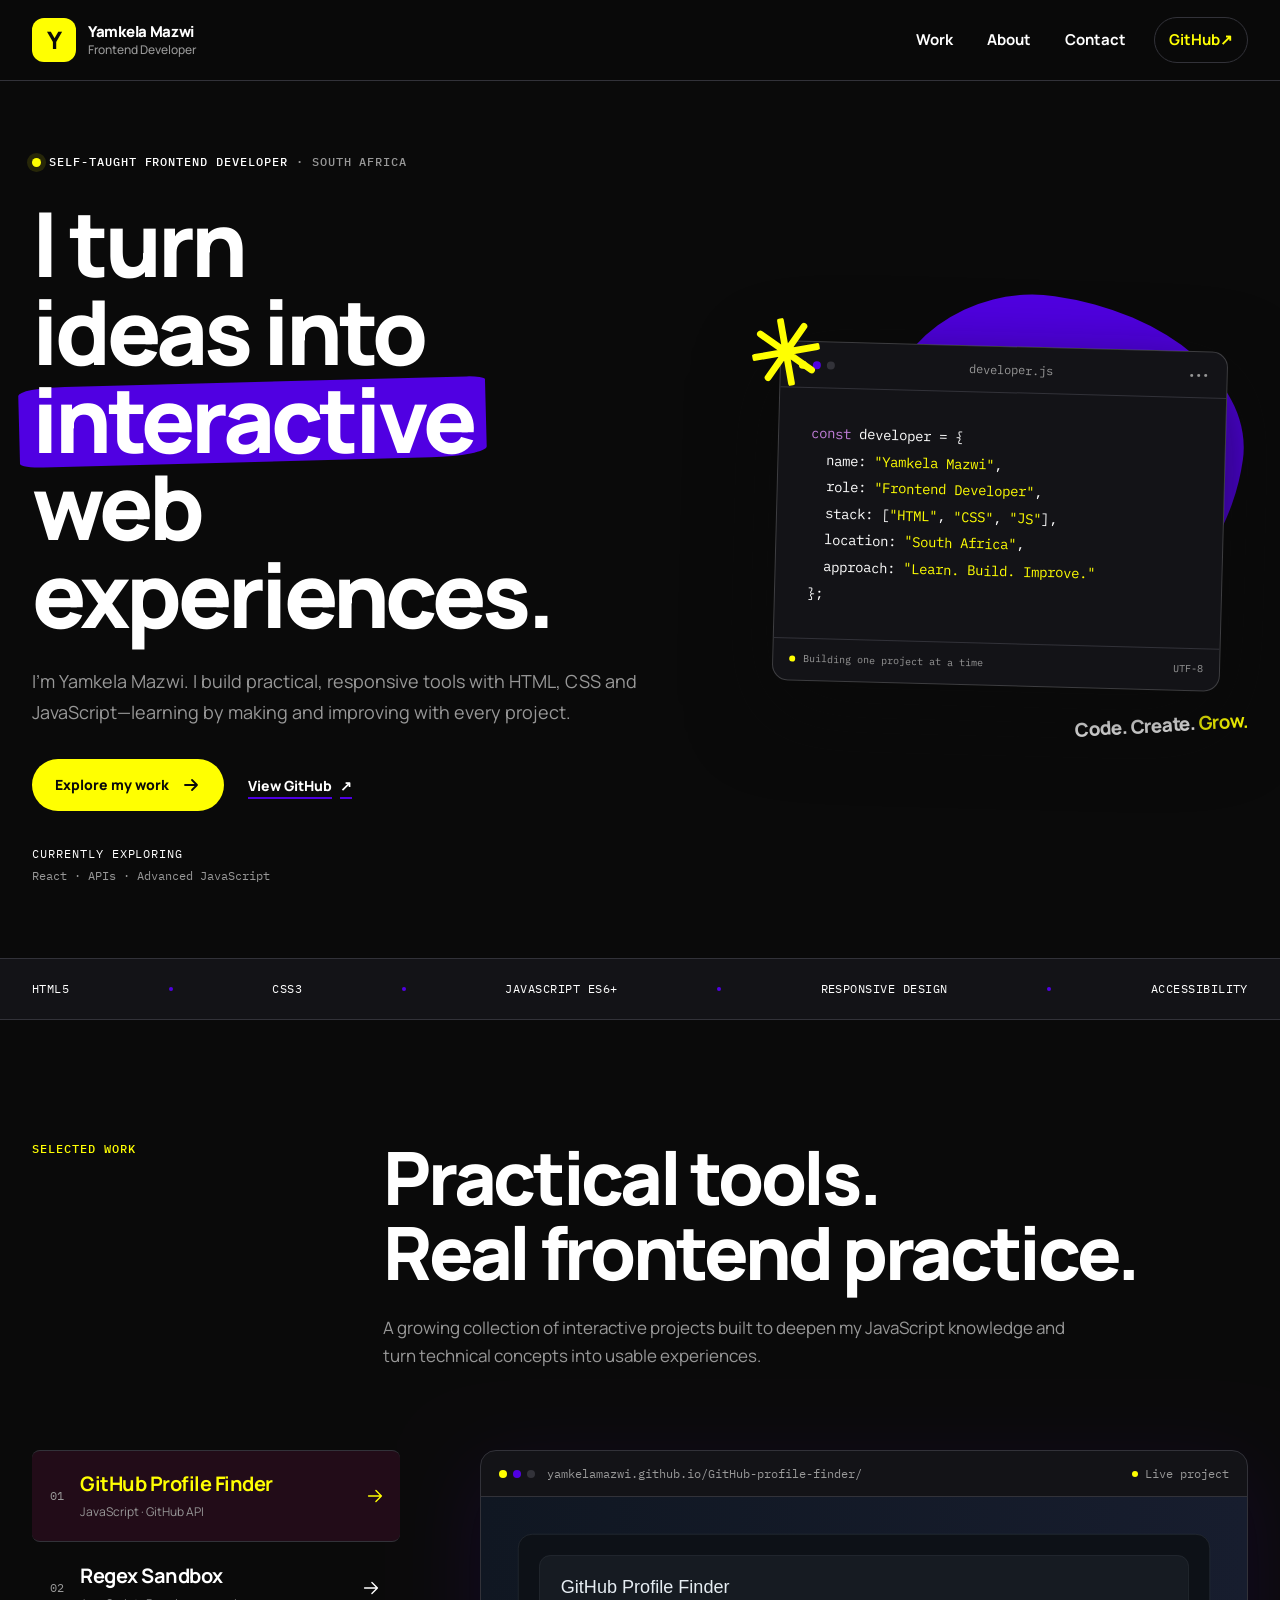
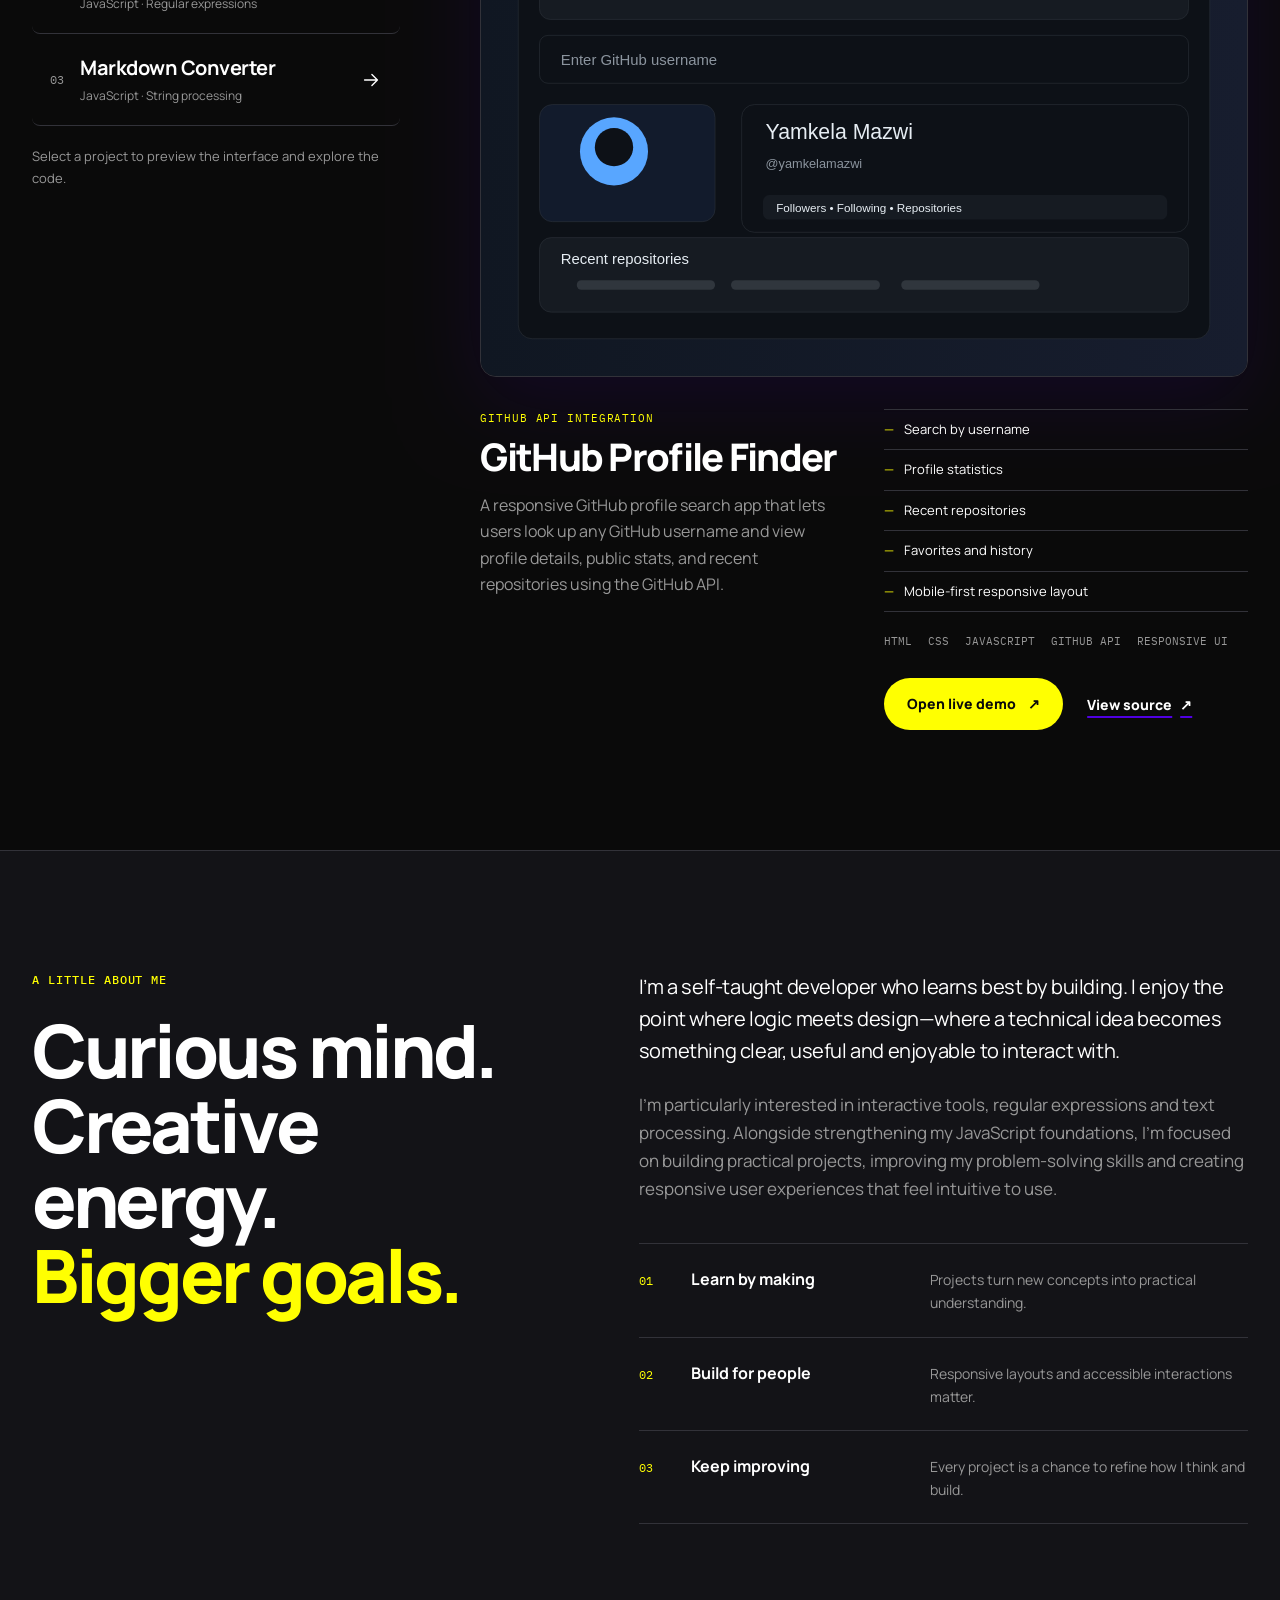
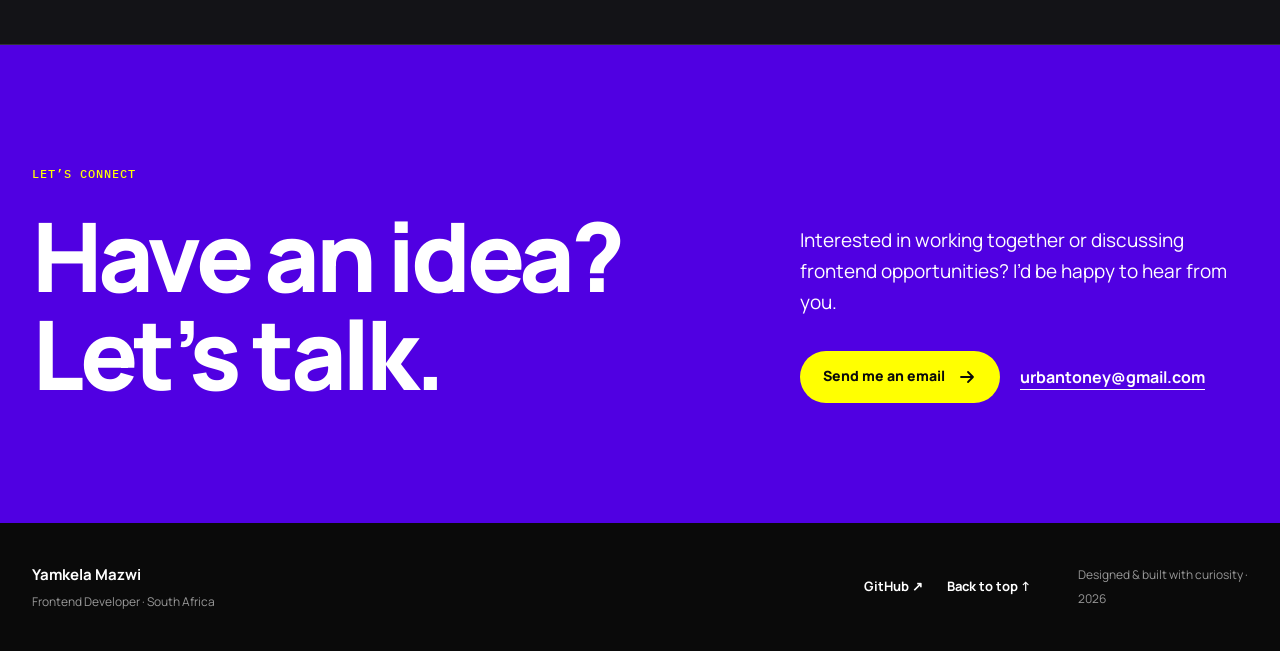
<file: index.html>
<!doctype html>
<html lang="en">
<head>
  <meta charset="utf-8">
  <meta name="viewport" content="width=device-width, initial-scale=1">
  <meta name="description" content="Yamkela Mazwi is a self-taught frontend developer in South Africa building responsive, accessible web tools with HTML, CSS and JavaScript.">
  <meta name="theme-color" content="#0e0e0e">
  <meta property="og:title" content="Yamkela Mazwi — Frontend Developer">
  <meta property="og:description" content="Creative frontend development, practical JavaScript projects and a growing passion for building for the web.">
  <meta property="og:type" content="website">
  <title>Yamkela Mazwi — Frontend Developer</title>
  <link rel="icon" href="data:image/svg+xml,%3Csvg xmlns='http://www.w3.org/2000/svg' viewBox='0 0 64 64'%3E%3Crect width='64' height='64' rx='16' fill='%23fff705'/%3E%3Cpath d='M16 17h10l6 12 6-12h10L37 36v12H27V36z' fill='%230e0e0e'/%3E%3C/svg%3E">
  <link rel="preconnect" href="https://fonts.googleapis.com">
  <link rel="preconnect" href="https://fonts.gstatic.com" crossorigin>
  <link href="https://fonts.googleapis.com/css2?family=IBM+Plex+Mono:wght@400;500&family=Manrope:wght@400;500;600;700;800&display=swap" rel="stylesheet">
  <link rel="stylesheet" href="style.css">
</head>
<body>
  <a class="skip-link" href="#main">Skip to content</a>

  <header class="site-header" data-header>
    <div class="nav-shell">
      <a class="brand" href="#top" aria-label="Yamkela Mazwi, back to top">
        <span class="brand-mark" aria-hidden="true">Y</span>
        <span class="brand-copy">Yamkela Mazwi<small>Frontend Developer</small></span>
      </a>

      <button class="menu-toggle" type="button" aria-expanded="false" aria-controls="site-nav" aria-label="Open navigation">
        <svg class="menu-icon" viewBox="0 0 24 24" aria-hidden="true"><path d="M4 7h16M4 12h16M4 17h16"/></svg>
        <svg class="close-icon" viewBox="0 0 24 24" aria-hidden="true"><path d="m6 6 12 12M18 6 6 18"/></svg>
      </button>

      <nav class="site-nav" id="site-nav" aria-label="Primary navigation">
        <a href="#work">Work</a>
        <a href="#about">About</a>
        <a href="#contact">Contact</a>
        <a class="nav-github" href="https://github.com/yamkelamazwi" target="_blank" rel="noopener noreferrer">GitHub <span aria-hidden="true">↗</span></a>
      </nav>
    </div>
  </header>

  <main id="main">
    <section class="hero" id="top" aria-labelledby="hero-title">
      <div class="hero-grid page-shell">
        <div class="hero-copy">
          <p class="role-line"><span class="status-dot" aria-hidden="true"></span> Self-taught frontend developer <span class="role-location">· South Africa</span></p>
          <h1 id="hero-title">I turn ideas into <span class="hero-highlight">interactive</span> web experiences.</h1>
          <p class="hero-intro">I’m Yamkela Mazwi. I build practical, responsive tools with HTML, CSS and JavaScript—learning by making and improving with every project.</p>
          <div class="hero-actions">
            <a class="button button-primary" href="#work">Explore my work <svg viewBox="0 0 20 20" aria-hidden="true"><path d="M4 10h12m-5-5 5 5-5 5"/></svg></a>
            <a class="text-link" href="https://github.com/yamkelamazwi" target="_blank" rel="noopener noreferrer">View GitHub <span aria-hidden="true">↗</span></a>
          </div>
          <p class="learning-line"><span>Currently exploring</span> React · APIs · Advanced JavaScript</p>
        </div>

        <div class="hero-visual" aria-label="A code snippet introducing Yamkela as a frontend developer">
          <div class="purple-shape" aria-hidden="true"></div>
          <svg class="yellow-spark" viewBox="0 0 80 80" aria-hidden="true"><path d="M40 3v74M3 40h74M14 14l52 52M66 14 14 66" fill="none" stroke="currentColor" stroke-width="8" stroke-linecap="round"/></svg>
          <div class="code-window">
            <div class="window-bar">
              <div class="window-dots" aria-hidden="true"><span></span><span></span><span></span></div>
              <span>developer.js</span>
              <span aria-hidden="true">•••</span>
            </div>
            <pre><code><span class="code-purple">const</span> developer = {
  name: <span class="code-yellow">"Yamkela Mazwi"</span>,
  role: <span class="code-yellow">"Frontend Developer"</span>,
  stack: [<span class="code-yellow">"HTML"</span>, <span class="code-yellow">"CSS"</span>, <span class="code-yellow">"JS"</span>],
  location: <span class="code-yellow">"South Africa"</span>,
  approach: <span class="code-yellow">"Learn. Build. Improve."</span>
};</code></pre>
            <div class="code-footer"><span><i aria-hidden="true"></i> Building one project at a time</span><span>UTF-8</span></div>
          </div>
          <p class="personality-note" aria-hidden="true">Code. Create. <strong>Grow.</strong></p>
        </div>
      </div>
      <div class="skill-ribbon" aria-label="Core frontend skills">
        <div class="page-shell ribbon-inner">
          <span>HTML5</span><i aria-hidden="true"></i><span>CSS3</span><i aria-hidden="true"></i><span>JavaScript ES6+</span><i aria-hidden="true"></i><span>Responsive Design</span><i aria-hidden="true"></i><span>Accessibility</span>
        </div>
      </div>
    </section>

    <section class="work-section" id="work" aria-labelledby="work-title">
      <div class="page-shell">
        <div class="section-heading">
          <p class="section-label">Selected work</p>
          <div>
            <h2 id="work-title">Practical tools.<br>Real frontend practice.</h2>
            <p>A growing collection of interactive projects built to deepen my JavaScript knowledge and turn technical concepts into usable experiences.</p>
          </div>
        </div>

        <div class="work-explorer">
          <div class="project-list" role="tablist" aria-label="Choose a featured project" aria-orientation="vertical">
            <button class="project-tab is-active" id="tab-github-finder" type="button" role="tab" aria-selected="true" aria-controls="project-panel" tabindex="0" data-project="github-finder">
              <span class="project-number" aria-hidden="true">01</span>
              <span class="project-tab-copy"><strong>GitHub Profile Finder</strong><small>JavaScript · GitHub API</small></span>
              <svg viewBox="0 0 24 24" aria-hidden="true"><path d="M5 12h14m-6-6 6 6-6 6"/></svg>
            </button>

            <button class="project-tab" id="tab-regex" type="button" role="tab" aria-selected="false" aria-controls="project-panel" tabindex="-1" data-project="regex">
              <span class="project-number" aria-hidden="true">02</span>
              <span class="project-tab-copy"><strong>Regex Sandbox</strong><small>JavaScript · Regular expressions</small></span>
              <svg viewBox="0 0 24 24" aria-hidden="true"><path d="M5 12h14m-6-6 6 6-6 6"/></svg>
            </button>

            <button class="project-tab" id="tab-markdown" type="button" role="tab" aria-selected="false" aria-controls="project-panel" tabindex="-1" data-project="markdown">
              <span class="project-number" aria-hidden="true">03</span>
              <span class="project-tab-copy"><strong>Markdown Converter</strong><small>JavaScript · String processing</small></span>
              <svg viewBox="0 0 24 24" aria-hidden="true"><path d="M5 12h14m-6-6 6 6-6 6"/></svg>
            </button>

            <p class="project-list-note">Select a project to preview the interface and explore the code.</p>
          </div>

          <article class="project-panel" id="project-panel" role="tabpanel" aria-labelledby="tab-regex" tabindex="0">
            <div class="browser-preview">
              <div class="browser-bar">
                <div class="window-dots" aria-hidden="true"><span></span><span></span><span></span></div>
                <span class="browser-address" id="browser-address">yamkelamazwi.github.io/regex-sandbox/</span>
                <span class="browser-status"><i aria-hidden="true"></i> Live project</span>
              </div>
              <div class="screenshot-wrap">
                <img class="project-screenshot is-active" src="" data-screenshot="github-finder" width="1440" height="900" alt="GitHub Profile Finder preview showing profile card, stats and repo list">
                <img class="project-screenshot" src="" data-screenshot="regex" width="1440" height="900" alt="Regex Sandbox interface with pattern input, test string and results panels" aria-hidden="true">
                <img class="project-screenshot" src="" data-screenshot="markdown" width="1440" height="900" alt="Markdown to HTML Converter with input, raw HTML output and live preview panels" aria-hidden="true">
              </div>
            </div>

            <div class="project-details">
              <div class="project-summary">
                <p class="project-kicker" id="project-kicker">GitHub API integration</p>
                <h3 id="project-title">GitHub Profile Finder</h3>
                <p id="project-description">A responsive GitHub profile search app that lets users look up any GitHub username and view profile details, public stats, and recent repositories using the GitHub API.</p>
              </div>
              <div class="project-meta">
                <ul class="feature-list" id="project-features" aria-label="Project features">
                  <li>Search by username</li>
                  <li>Profile statistics</li>
                  <li>Recent repositories</li>
                  <li>Favorites and history</li>
                  <li>Mobile-first responsive layout</li>
                </ul>

                <ul class="stack-list" id="project-stack" aria-label="Technologies used">
                  <li>HTML</li><li>CSS</li><li>JavaScript</li><li>GitHub API</li><li>Responsive UI</li>
                </ul>

                <div class="project-links">
                  <a class="button button-primary" id="live-link" href="https://yamkelamazwi.github.io/GitHub-profile-finder/" target="_blank" rel="noopener noreferrer">Open live demo <span aria-hidden="true">↗</span></a>
                  <a class="text-link" id="source-link" href="https://github.com/yamkelamazwi/GitHub-profile-finder" target="_blank" rel="noopener noreferrer">View source <span aria-hidden="true">↗</span></a>
                </div>
              </div>
            </div>
          </article>
        </div>
      </div>
    </section>

    <section class="about-section" id="about" aria-labelledby="about-title">
      <div class="page-shell about-grid">
        <div class="about-heading">
          <p class="section-label">A little about me</p>
          <h2 id="about-title">Curious mind.<br>Creative energy.<br><span>Bigger goals.</span></h2>
        </div>
        <div class="about-content">
          <p class="about-lead">I’m a self-taught developer who learns best by building. I enjoy the point where logic meets design—where a technical idea becomes something clear, useful and enjoyable to interact with.</p>
          <p>I’m particularly interested in interactive tools, regular expressions and text processing. Alongside strengthening my JavaScript foundations, I’m focused on building practical projects, improving my problem-solving skills and creating responsive user experiences that feel intuitive to use.</p>
          <div class="principles" aria-label="How I approach development">
            <div><span>01</span><strong>Learn by making</strong><p>Projects turn new concepts into practical understanding.</p></div>
            <div><span>02</span><strong>Build for people</strong><p>Responsive layouts and accessible interactions matter.</p></div>
            <div><span>03</span><strong>Keep improving</strong><p>Every project is a chance to refine how I think and build.</p></div>
          </div>
        </div>
      </div>
    </section>

    <section class="contact-section" id="contact" aria-labelledby="contact-title">
      <div class="page-shell contact-grid">
        <div>
          <p class="section-label">Let’s connect</p>
          <h2 id="contact-title">Have an idea?<br>Let’s talk.</h2>
        </div>
        <div class="contact-content">
          <p>Interested in working together or discussing frontend opportunities? I’d be happy to hear from you.</p>
          <div class="contact-actions">
            <a class="button button-primary" href="mailto:urbantoney@gmail.com">Send me an email <svg viewBox="0 0 20 20" aria-hidden="true"><path d="M4 10h12m-5-5 5 5-5 5"/></svg></a>
            <a class="contact-email" href="mailto:urbantoney@gmail.com">urbantoney@gmail.com</a>
          </div>
        </div>
      </div>
    </section>
  </main>

  <footer class="site-footer">
    <div class="page-shell footer-inner">
      <p><strong>Yamkela Mazwi</strong><span>Frontend Developer · South Africa</span></p>
      <div class="footer-links">
        <a href="https://github.com/yamkelamazwi" target="_blank" rel="noopener noreferrer">GitHub ↗</a>
        <a href="#top">Back to top ↑</a>
      </div>
      <p class="copyright">Designed &amp; built with curiosity · <span id="year">2026</span></p>
    </div>
  </footer>

  <script src="main.js"></script>
</body>
</html>
</file>
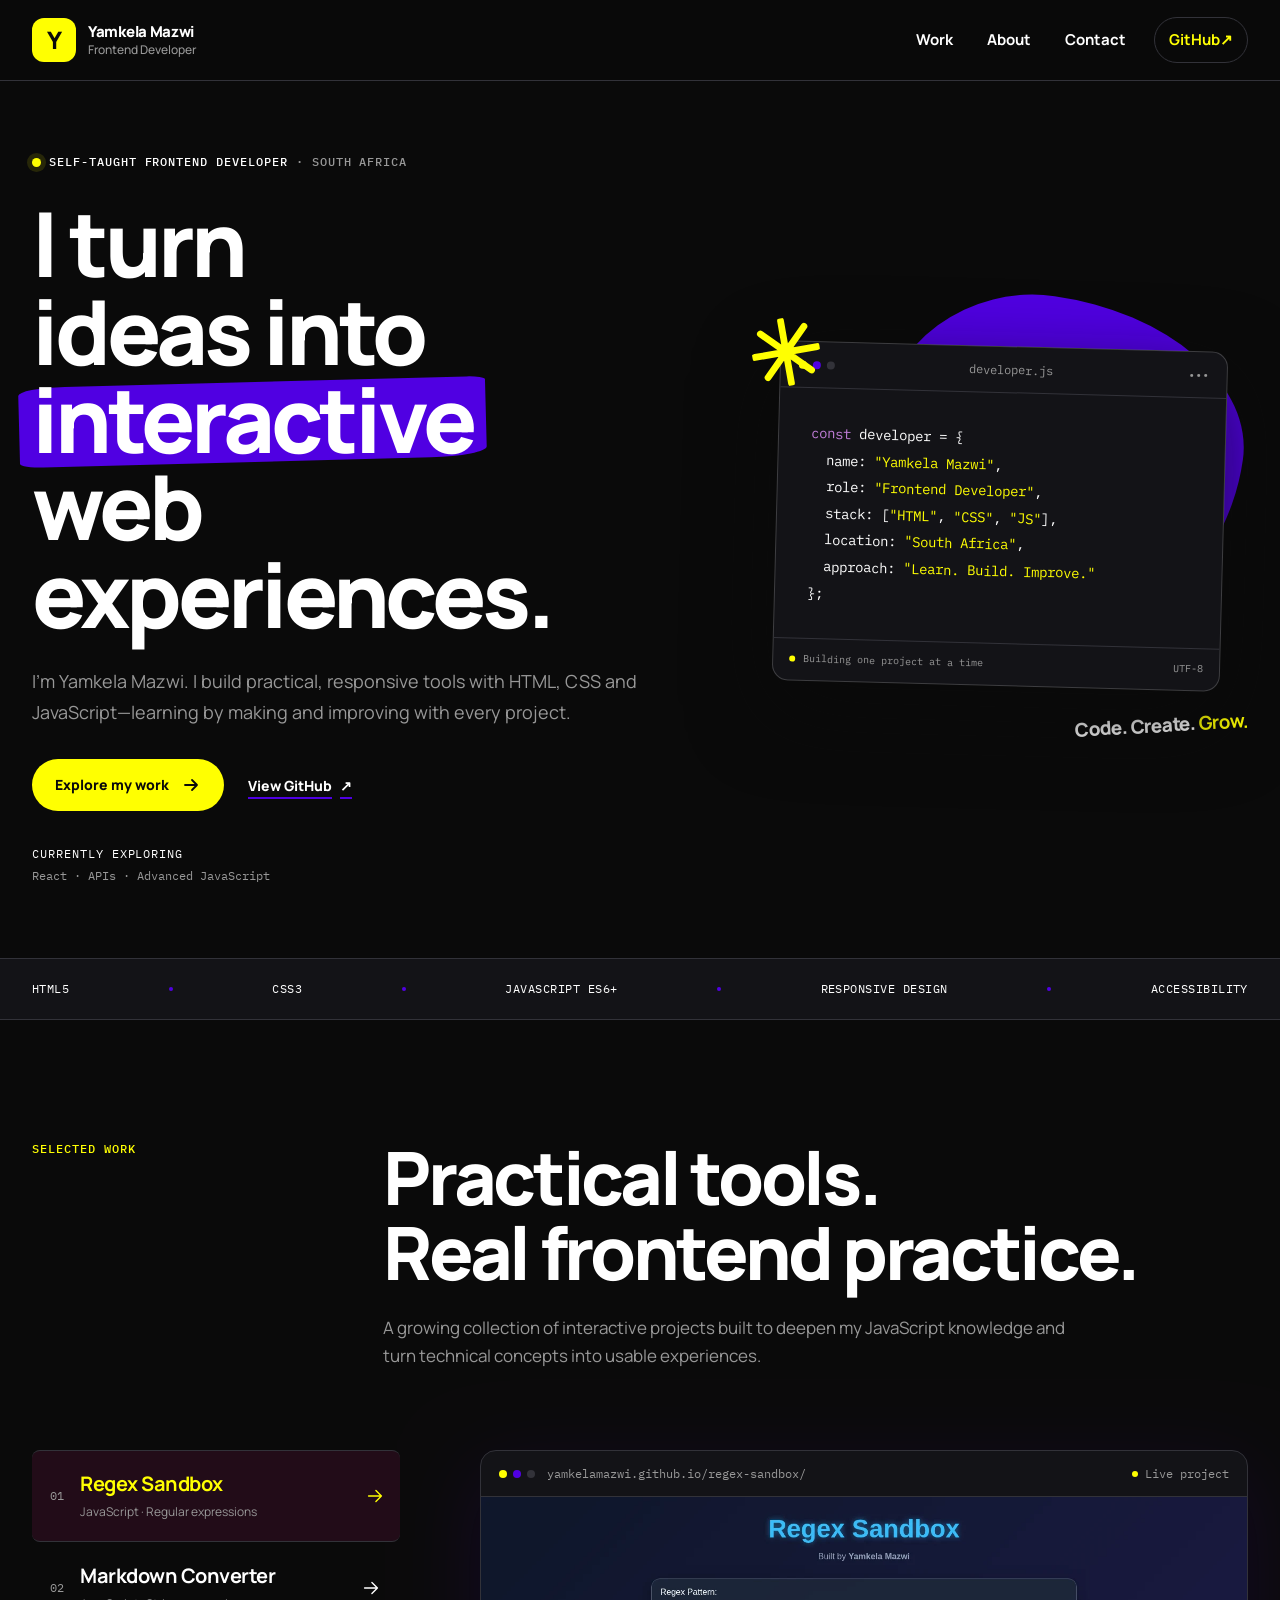
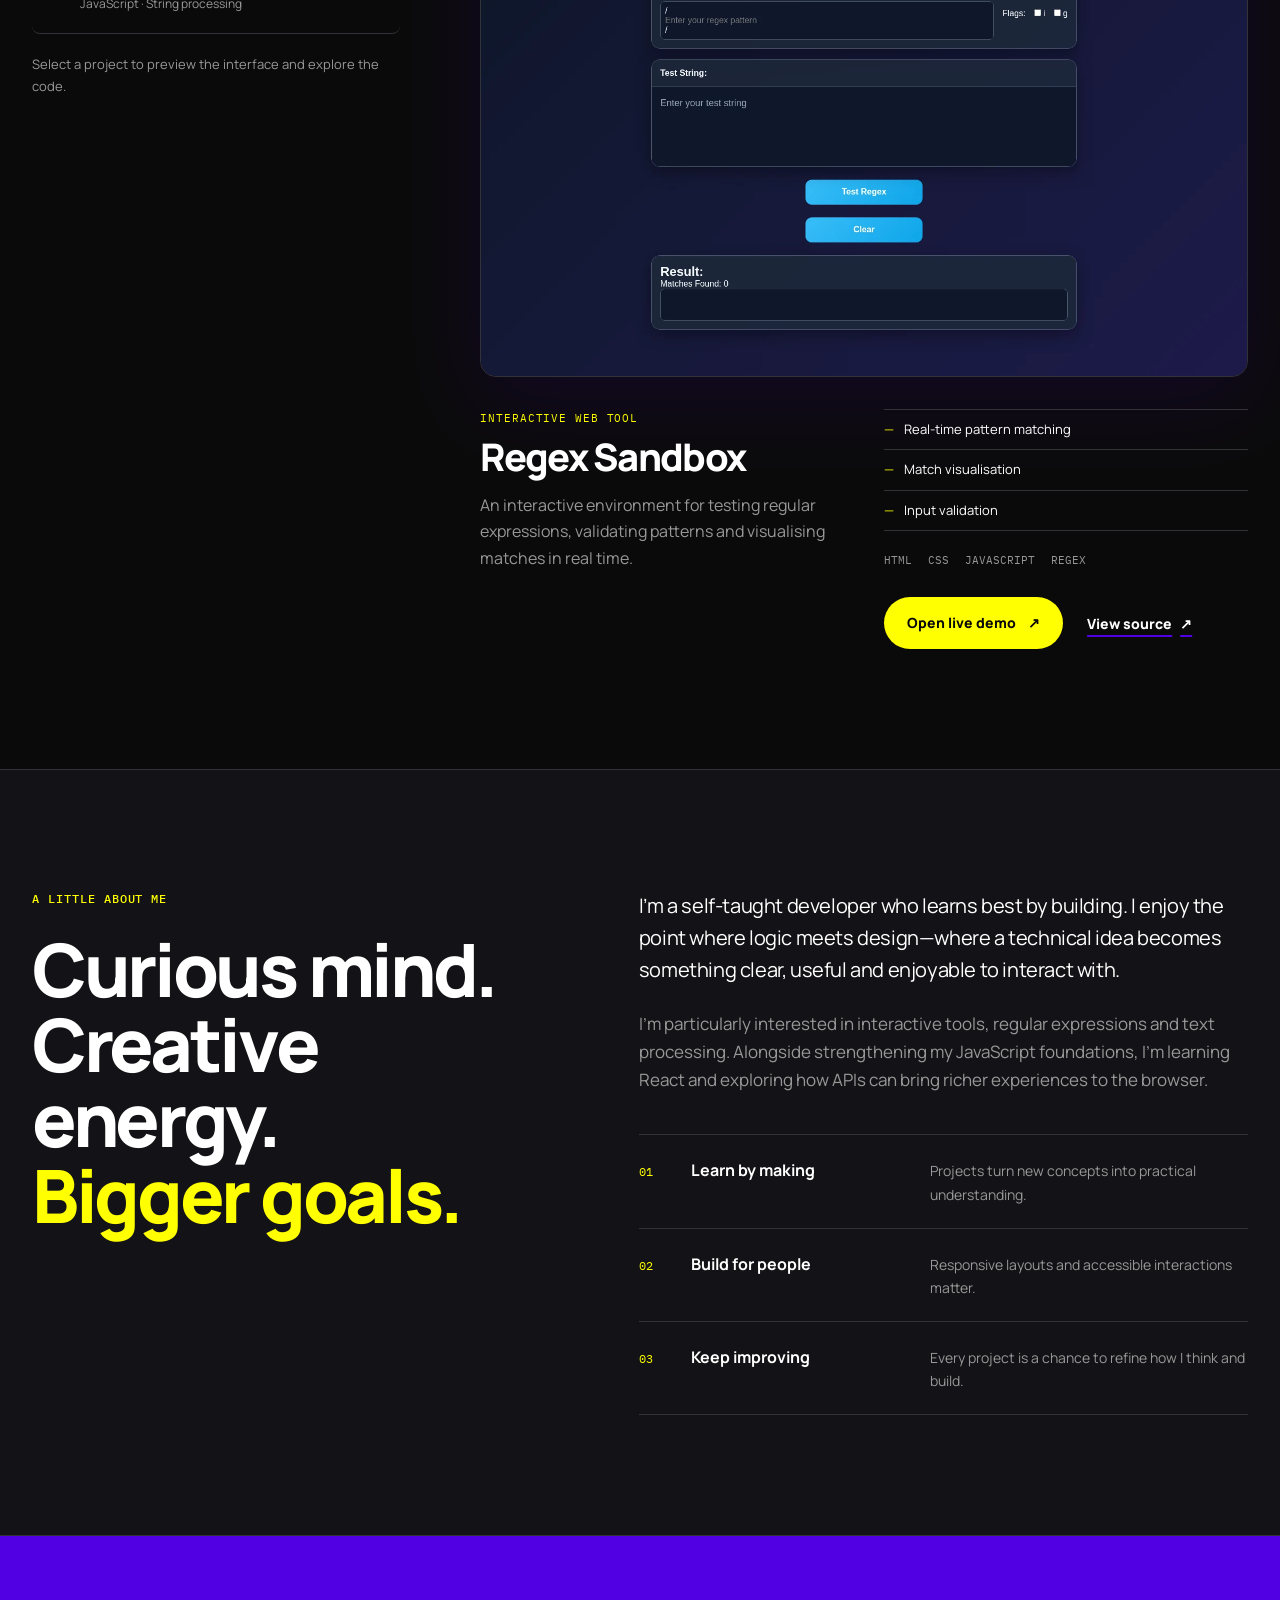
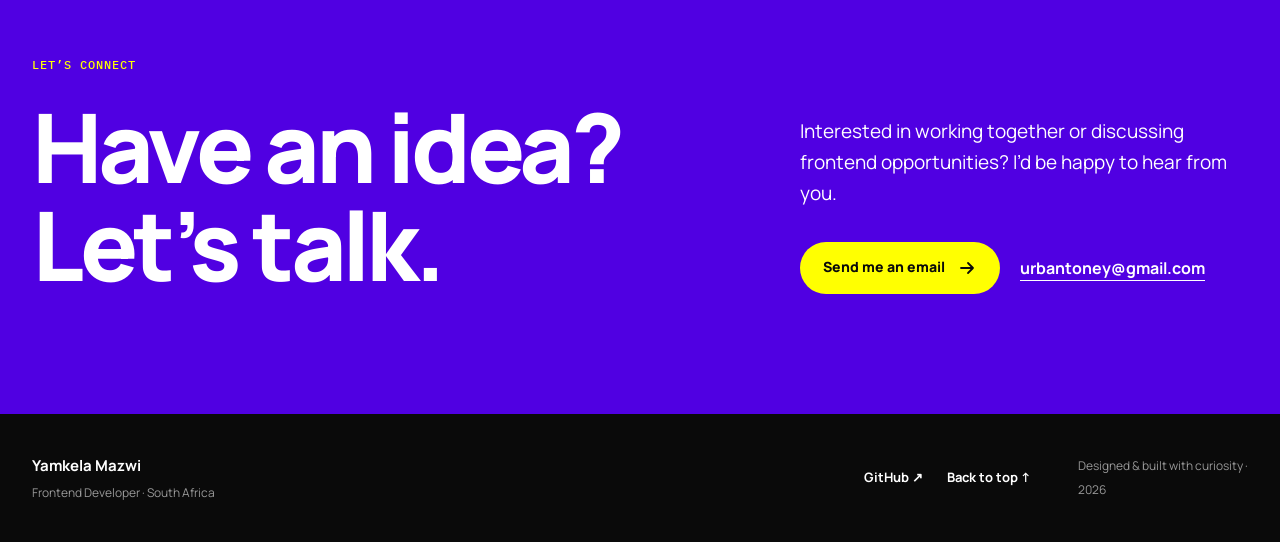
<file: Kimi_Agent_Profile Review Feedback/app/index.html>
<!doctype html>
<html lang="en">
<head>
  <meta charset="utf-8">
  <meta name="viewport" content="width=device-width, initial-scale=1">
  <meta name="description" content="Yamkela Mazwi is a self-taught frontend developer in South Africa building responsive, accessible web tools with HTML, CSS and JavaScript.">
  <meta name="theme-color" content="#0e0e0e">
  <meta property="og:title" content="Yamkela Mazwi — Frontend Developer">
  <meta property="og:description" content="Creative frontend development, practical JavaScript projects and a growing passion for building for the web.">
  <meta property="og:type" content="website">
  <title>Yamkela Mazwi — Frontend Developer</title>
  <link rel="icon" href="data:image/svg+xml,%3Csvg xmlns='http://www.w3.org/2000/svg' viewBox='0 0 64 64'%3E%3Crect width='64' height='64' rx='16' fill='%23fff705'/%3E%3Cpath d='M16 17h10l6 12 6-12h10L37 36v12H27V36z' fill='%230e0e0e'/%3E%3C/svg%3E">
  <link rel="preconnect" href="https://fonts.googleapis.com">
  <link rel="preconnect" href="https://fonts.gstatic.com" crossorigin>
  <link href="https://fonts.googleapis.com/css2?family=IBM+Plex+Mono:wght@400;500&family=Manrope:wght@400;500;600;700;800&display=swap" rel="stylesheet">
  <link rel="stylesheet" href="./src/style.css">
</head>
<body>
  <a class="skip-link" href="#main">Skip to content</a>

  <header class="site-header" data-header>
    <div class="nav-shell">
      <a class="brand" href="#top" aria-label="Yamkela Mazwi, back to top">
        <span class="brand-mark" aria-hidden="true">Y</span>
        <span class="brand-copy">Yamkela Mazwi<small>Frontend Developer</small></span>
      </a>

      <button class="menu-toggle" type="button" aria-expanded="false" aria-controls="site-nav" aria-label="Open navigation">
        <svg class="menu-icon" viewBox="0 0 24 24" aria-hidden="true"><path d="M4 7h16M4 12h16M4 17h16"/></svg>
        <svg class="close-icon" viewBox="0 0 24 24" aria-hidden="true"><path d="m6 6 12 12M18 6 6 18"/></svg>
      </button>

      <nav class="site-nav" id="site-nav" aria-label="Primary navigation">
        <a href="#work">Work</a>
        <a href="#about">About</a>
        <a href="#contact">Contact</a>
        <a class="nav-github" href="https://github.com/yamkelamazwi" target="_blank" rel="noopener noreferrer">GitHub <span aria-hidden="true">↗</span></a>
      </nav>
    </div>
  </header>

  <main id="main">
    <section class="hero" id="top" aria-labelledby="hero-title">
      <div class="hero-grid page-shell">
        <div class="hero-copy">
          <p class="role-line"><span class="status-dot" aria-hidden="true"></span> Self-taught frontend developer <span class="role-location">· South Africa</span></p>
          <h1 id="hero-title">I turn ideas into <span class="hero-highlight">interactive</span> web experiences.</h1>
          <p class="hero-intro">I’m Yamkela Mazwi. I build practical, responsive tools with HTML, CSS and JavaScript—learning by making and improving with every project.</p>
          <div class="hero-actions">
            <a class="button button-primary" href="#work">Explore my work <svg viewBox="0 0 20 20" aria-hidden="true"><path d="M4 10h12m-5-5 5 5-5 5"/></svg></a>
            <a class="text-link" href="https://github.com/yamkelamazwi" target="_blank" rel="noopener noreferrer">View GitHub <span aria-hidden="true">↗</span></a>
          </div>
          <p class="learning-line"><span>Currently exploring</span> React · APIs · Advanced JavaScript</p>
        </div>

        <div class="hero-visual" aria-label="A code snippet introducing Yamkela as a frontend developer">
          <div class="purple-shape" aria-hidden="true"></div>
          <svg class="yellow-spark" viewBox="0 0 80 80" aria-hidden="true"><path d="M40 3v74M3 40h74M14 14l52 52M66 14 14 66" fill="none" stroke="currentColor" stroke-width="8" stroke-linecap="round"/></svg>
          <div class="code-window">
            <div class="window-bar">
              <div class="window-dots" aria-hidden="true"><span></span><span></span><span></span></div>
              <span>developer.js</span>
              <span aria-hidden="true">•••</span>
            </div>
            <pre><code><span class="code-purple">const</span> developer = {
  name: <span class="code-yellow">"Yamkela Mazwi"</span>,
  role: <span class="code-yellow">"Frontend Developer"</span>,
  stack: [<span class="code-yellow">"HTML"</span>, <span class="code-yellow">"CSS"</span>, <span class="code-yellow">"JS"</span>],
  location: <span class="code-yellow">"South Africa"</span>,
  approach: <span class="code-yellow">"Learn. Build. Improve."</span>
};</code></pre>
            <div class="code-footer"><span><i aria-hidden="true"></i> Building one project at a time</span><span>UTF-8</span></div>
          </div>
          <p class="personality-note" aria-hidden="true">Code. Create. <strong>Grow.</strong></p>
        </div>
      </div>
      <div class="skill-ribbon" aria-label="Core frontend skills">
        <div class="page-shell ribbon-inner">
          <span>HTML5</span><i aria-hidden="true"></i><span>CSS3</span><i aria-hidden="true"></i><span>JavaScript ES6+</span><i aria-hidden="true"></i><span>Responsive Design</span><i aria-hidden="true"></i><span>Accessibility</span>
        </div>
      </div>
    </section>

    <section class="work-section" id="work" aria-labelledby="work-title">
      <div class="page-shell">
        <div class="section-heading">
          <p class="section-label">Selected work</p>
          <div>
            <h2 id="work-title">Practical tools.<br>Real frontend practice.</h2>
            <p>A growing collection of interactive projects built to deepen my JavaScript knowledge and turn technical concepts into usable experiences.</p>
          </div>
        </div>

        <div class="work-explorer">
          <div class="project-list" role="tablist" aria-label="Choose a featured project" aria-orientation="vertical">
            <button class="project-tab is-active" id="tab-regex" type="button" role="tab" aria-selected="true" aria-controls="project-panel" tabindex="0" data-project="regex">
              <span class="project-number" aria-hidden="true">01</span>
              <span class="project-tab-copy"><strong>Regex Sandbox</strong><small>JavaScript · Regular expressions</small></span>
              <svg viewBox="0 0 24 24" aria-hidden="true"><path d="M5 12h14m-6-6 6 6-6 6"/></svg>
            </button>
            <button class="project-tab" id="tab-markdown" type="button" role="tab" aria-selected="false" aria-controls="project-panel" tabindex="-1" data-project="markdown">
              <span class="project-number" aria-hidden="true">02</span>
              <span class="project-tab-copy"><strong>Markdown Converter</strong><small>JavaScript · String processing</small></span>
              <svg viewBox="0 0 24 24" aria-hidden="true"><path d="M5 12h14m-6-6 6 6-6 6"/></svg>
            </button>
            <p class="project-list-note">Select a project to preview the interface and explore the code.</p>
          </div>

          <article class="project-panel" id="project-panel" role="tabpanel" aria-labelledby="tab-regex" tabindex="0">
            <div class="browser-preview">
              <div class="browser-bar">
                <div class="window-dots" aria-hidden="true"><span></span><span></span><span></span></div>
                <span class="browser-address" id="browser-address">yamkelamazwi.github.io/regex-sandbox/</span>
                <span class="browser-status"><i aria-hidden="true"></i> Live project</span>
              </div>
              <div class="screenshot-wrap">
                <img class="project-screenshot is-active" src="./assets/regex-sandbox.webp" data-screenshot="regex" width="1440" height="900" alt="Regex Sandbox interface with pattern input, test string and results panels">
                <img class="project-screenshot" src="./assets/markdown-converter.webp" data-screenshot="markdown" width="1440" height="900" alt="Markdown to HTML Converter with input, raw HTML output and live preview panels" aria-hidden="true">
              </div>
            </div>

            <div class="project-details">
              <div class="project-summary">
                <p class="project-kicker" id="project-kicker">Interactive web tool</p>
                <h3 id="project-title">Regex Sandbox</h3>
                <p id="project-description">An interactive environment for testing regular expressions, validating patterns and visualising matches in real time.</p>
              </div>
              <div class="project-meta">
                <ul class="feature-list" id="project-features" aria-label="Project features">
                  <li>Real-time pattern matching</li>
                  <li>Match visualisation</li>
                  <li>Input validation</li>
                </ul>
                <ul class="stack-list" id="project-stack" aria-label="Technologies used">
                  <li>HTML</li><li>CSS</li><li>JavaScript</li><li>Regex</li>
                </ul>
                <div class="project-links">
                  <a class="button button-primary" id="live-link" href="https://yamkelamazwi.github.io/regex-sandbox/" target="_blank" rel="noopener noreferrer">Open live demo <span aria-hidden="true">↗</span></a>
                  <a class="text-link" id="source-link" href="https://github.com/yamkelamazwi/regex-sandbox" target="_blank" rel="noopener noreferrer">View source <span aria-hidden="true">↗</span></a>
                </div>
              </div>
            </div>
          </article>
        </div>
      </div>
    </section>

    <section class="about-section" id="about" aria-labelledby="about-title">
      <div class="page-shell about-grid">
        <div class="about-heading">
          <p class="section-label">A little about me</p>
          <h2 id="about-title">Curious mind.<br>Creative energy.<br><span>Bigger goals.</span></h2>
        </div>
        <div class="about-content">
          <p class="about-lead">I’m a self-taught developer who learns best by building. I enjoy the point where logic meets design—where a technical idea becomes something clear, useful and enjoyable to interact with.</p>
          <p>I’m particularly interested in interactive tools, regular expressions and text processing. Alongside strengthening my JavaScript foundations, I’m learning React and exploring how APIs can bring richer experiences to the browser.</p>
          <div class="principles" aria-label="How I approach development">
            <div><span>01</span><strong>Learn by making</strong><p>Projects turn new concepts into practical understanding.</p></div>
            <div><span>02</span><strong>Build for people</strong><p>Responsive layouts and accessible interactions matter.</p></div>
            <div><span>03</span><strong>Keep improving</strong><p>Every project is a chance to refine how I think and build.</p></div>
          </div>
        </div>
      </div>
    </section>

    <section class="contact-section" id="contact" aria-labelledby="contact-title">
      <div class="page-shell contact-grid">
        <div>
          <p class="section-label">Let’s connect</p>
          <h2 id="contact-title">Have an idea?<br>Let’s talk.</h2>
        </div>
        <div class="contact-content">
          <p>Interested in working together or discussing frontend opportunities? I’d be happy to hear from you.</p>
          <div class="contact-actions">
            <a class="button button-primary" href="mailto:urbantoney@gmail.com">Send me an email <svg viewBox="0 0 20 20" aria-hidden="true"><path d="M4 10h12m-5-5 5 5-5 5"/></svg></a>
            <a class="contact-email" href="mailto:urbantoney@gmail.com">urbantoney@gmail.com</a>
          </div>
        </div>
      </div>
    </section>
  </main>

  <footer class="site-footer">
    <div class="page-shell footer-inner">
      <p><strong>Yamkela Mazwi</strong><span>Frontend Developer · South Africa</span></p>
      <div class="footer-links">
        <a href="https://github.com/yamkelamazwi" target="_blank" rel="noopener noreferrer">GitHub ↗</a>
        <a href="#top">Back to top ↑</a>
      </div>
      <p class="copyright">Designed &amp; built with curiosity · <span id="year">2026</span></p>
    </div>
  </footer>

  <script type="module" src="./src/main.js"></script>
</body>
</html>
</file>
<file: style.css>
:root {
  --p-ink: oklch(0.145 0 0);
  --p-ink-raised: oklch(0.19 0.008 285);
  --p-ink-soft: oklch(0.225 0.01 285);
  --p-white: oklch(1 0 0);
  --p-muted: oklch(0.68 0 0);
  --p-yellow: oklch(0.968 0.211 109.8);
  --p-purple: oklch(0.45 0.27 282);
  --p-line: oklch(0.32 0.012 285);

  --surface: var(--p-ink);
  --surface-raised: var(--p-ink-raised);
  --surface-soft: var(--p-ink-soft);
  --text: var(--p-white);
  --text-muted: var(--p-muted);
  --accent-action: var(--p-yellow);
  --accent-signature: var(--p-purple);
  --border: var(--p-line);

  --button-bg: var(--accent-action);
  --button-text: var(--surface);
  --focus-ring: var(--accent-action);
  --radius-small: 8px;
  --radius-medium: 16px;
  --radius-round: 999px;

  --font-sans: "Manrope", sans-serif;
  --font-mono: "IBM Plex Mono", monospace;
}

*,
*::before,
*::after {
  box-sizing: border-box;
}

* {
  margin: 0;
}

html {
  scroll-behavior: smooth;
  scroll-padding-top: 96px;
}

body {
  min-width: 320px;
  background: var(--surface);
  color: var(--text);
  font-family: var(--font-sans);
  font-size: 16px;
  line-height: 1.65;
  -webkit-font-smoothing: antialiased;
}

img,
svg {
  display: block;
  max-width: 100%;
}

button,
a {
  -webkit-tap-highlight-color: transparent;
}

button {
  font: inherit;
  cursor: pointer;
}

a {
  color: inherit;
  text-decoration: none;
}

p {
  max-width: 70ch;
}

h1,
h2,
h3 {
  line-height: 1.02;
  letter-spacing: -0.045em;
  text-wrap: balance;
}

ul {
  list-style: none;
  padding: 0;
}

::selection {
  background: var(--accent-action);
  color: var(--surface);
}

:focus-visible {
  outline: 3px solid var(--focus-ring);
  outline-offset: 4px;
}

.skip-link {
  position: fixed;
  top: 12px;
  left: 12px;
  z-index: 100;
  padding: 12px 18px;
  border-radius: var(--radius-small);
  background: var(--accent-action);
  color: var(--surface);
  font-weight: 800;
  transform: translateY(-160%);
  transition: transform 180ms ease-out;
}

.skip-link:focus {
  transform: translateY(0);
}

.page-shell,
.nav-shell {
  width: min(100% - 40px, 1240px);
  margin-inline: auto;
}

.site-header {
  position: sticky;
  top: 0;
  z-index: 20;
  border-bottom: 1px solid var(--border);
  background: color-mix(in oklch, var(--surface) 92%, transparent);
  backdrop-filter: blur(16px);
}

.nav-shell {
  position: relative;
  min-height: 80px;
  display: flex;
  align-items: center;
  justify-content: space-between;
  gap: 16px;
}

.brand {
  display: inline-flex;
  align-items: center;
  gap: 12px;
  min-height: 48px;
}

.brand-mark {
  width: 44px;
  height: 44px;
  flex: 0 0 44px;
  display: grid;
  place-items: center;
  border-radius: 12px;
  background: var(--accent-action);
  color: var(--surface);
  font-size: 24px;
  font-weight: 800;
  line-height: 1;
  transition: transform 180ms ease-out;
}

.brand:hover .brand-mark {
  transform: rotate(-5deg);
}

.brand-copy {
  font-size: 14px;
  font-weight: 800;
  line-height: 1.3;
  letter-spacing: -0.02em;
}

.brand-copy small {
  display: block;
  color: var(--text-muted);
  font-size: 11px;
  font-weight: 500;
  letter-spacing: 0;
}

.menu-toggle {
  width: 48px;
  height: 48px;
  display: grid;
  place-items: center;
  border: 1px solid var(--border);
  border-radius: 50%;
  background: transparent;
  color: var(--text);
  transition: background-color 180ms ease-out, color 180ms ease-out;
}

.menu-toggle:hover {
  background: var(--accent-action);
  color: var(--surface);
}

.menu-toggle svg {
  width: 24px;
  height: 24px;
  fill: none;
  stroke: currentColor;
  stroke-width: 1.8;
  stroke-linecap: round;
}

.menu-toggle .close-icon {
  display: none;
}

.menu-toggle[aria-expanded="true"] .menu-icon {
  display: none;
}

.menu-toggle[aria-expanded="true"] .close-icon {
  display: block;
}

.site-nav {
  position: absolute;
  top: calc(100% + 8px);
  left: 0;
  right: 0;
  display: none;
  padding: 12px;
  border: 1px solid var(--border);
  border-radius: var(--radius-medium);
  background: var(--surface-raised);
  box-shadow: 0 24px 60px color-mix(in oklch, var(--surface) 70%, transparent);
}

.site-nav.is-open {
  display: flex;
  flex-direction: column;
}

.site-nav a {
  min-height: 48px;
  display: flex;
  align-items: center;
  justify-content: space-between;
  padding: 10px 14px;
  border-radius: var(--radius-small);
  font-size: 15px;
  font-weight: 700;
  transition: background-color 180ms ease-out, color 180ms ease-out;
}

.site-nav a:hover {
  background: var(--surface-soft);
  color: var(--accent-action);
}

.site-nav .nav-github {
  color: var(--accent-action);
}

.hero {
  position: relative;
  overflow: hidden;
}

.hero-grid {
  padding-block: 64px 72px;
}

.hero-copy {
  position: relative;
  z-index: 2;
}

.role-line,
.section-label {
  font-family: var(--font-mono);
  font-size: 12px;
  font-weight: 500;
  line-height: 1.5;
  letter-spacing: 0.08em;
  text-transform: uppercase;
}

.role-line {
  display: flex;
  flex-wrap: wrap;
  align-items: center;
  gap: 8px;
  color: var(--text);
}

.role-location {
  color: var(--text-muted);
}

.status-dot {
  width: 9px;
  height: 9px;
  border-radius: 50%;
  background: var(--accent-action);
  box-shadow: 0 0 0 5px color-mix(in oklch, var(--accent-action) 12%, transparent);
}

.hero h1 {
  max-width: 10ch;
  margin-top: 28px;
  font-size: clamp(3.15rem, 13.5vw, 5rem);
  font-weight: 800;
  line-height: 0.98;
}

.hero-highlight {
  position: relative;
  z-index: 0;
  display: inline-block;
  color: var(--text);
}

.hero-highlight::before {
  content: "";
  position: absolute;
  z-index: -1;
  inset: 8% -3% 1%;
  border-radius: 10% 4% 12% 5%;
  background: var(--accent-signature);
  transform: rotate(-1.5deg);
}

.hero-intro {
  margin-top: 28px;
  color: var(--text-muted);
  font-size: 17px;
  line-height: 1.7;
}

.hero-actions {
  display: flex;
  flex-wrap: wrap;
  align-items: center;
  gap: 20px 24px;
  margin-top: 32px;
}

.button {
  min-height: 52px;
  display: inline-flex;
  align-items: center;
  justify-content: center;
  gap: 12px;
  padding: 14px 22px;
  border: 1px solid transparent;
  border-radius: var(--radius-round);
  font-size: 14px;
  font-weight: 800;
  line-height: 1.2;
  transition: transform 180ms ease-out, background-color 180ms ease-out, color 180ms ease-out;
}

.button svg {
  width: 20px;
  height: 20px;
  fill: none;
  stroke: currentColor;
  stroke-width: 1.8;
  stroke-linecap: round;
  stroke-linejoin: round;
  transition: transform 180ms ease-out;
}

.button-primary {
  background: var(--button-bg);
  color: var(--button-text);
}

.button-primary:hover {
  transform: translateY(-3px);
  background: var(--text);
}

.button-primary:hover svg {
  transform: translateX(3px);
}

.button:active {
  transform: scale(0.98);
}

.text-link {
  min-height: 48px;
  display: inline-flex;
  align-items: center;
  gap: 8px;
  color: var(--text);
  font-size: 14px;
  font-weight: 800;
  text-decoration: underline;
  text-decoration-color: var(--accent-signature);
  text-decoration-thickness: 2px;
  text-underline-offset: 6px;
  transition: color 180ms ease-out, text-decoration-color 180ms ease-out;
}

.text-link:hover {
  color: var(--accent-action);
  text-decoration-color: var(--accent-action);
}

.learning-line {
  margin-top: 32px;
  color: var(--text-muted);
  font-family: var(--font-mono);
  font-size: 12px;
  line-height: 1.8;
}

.learning-line span {
  display: block;
  color: var(--text);
  text-transform: uppercase;
  letter-spacing: 0.08em;
}

.hero-visual {
  position: relative;
  isolation: isolate;
  max-width: 560px;
  margin: 48px auto 0;
  padding: 48px 4px 56px;
}

.purple-shape {
  position: absolute;
  z-index: -2;
  top: 0;
  right: 2%;
  width: 74%;
  aspect-ratio: 1;
  border-radius: 43% 57% 65% 35% / 42% 37% 63% 58%;
  background: var(--accent-signature);
  transform: rotate(8deg);
  animation: shape-float 7s ease-in-out infinite alternate;
}

.yellow-spark {
  position: absolute;
  z-index: 2;
  top: 20px;
  left: 0;
  width: 68px;
  height: 68px;
  color: var(--accent-action);
  transform: rotate(-10deg);
}

.code-window {
  position: relative;
  z-index: 1;
  overflow: hidden;
  border: 1px solid color-mix(in oklch, var(--text) 18%, transparent);
  border-radius: var(--radius-medium);
  background: var(--surface-raised);
  box-shadow: 0 28px 80px color-mix(in oklch, var(--surface) 70%, transparent);
  transform: rotate(1.5deg);
  transition: transform 220ms ease-out;
}

.hero-visual:hover .code-window {
  transform: rotate(0deg) translateY(-4px);
}

.window-bar,
.browser-bar {
  min-height: 46px;
  display: flex;
  align-items: center;
  justify-content: space-between;
  gap: 12px;
  padding: 10px 14px;
  border-bottom: 1px solid var(--border);
  color: var(--text-muted);
  font-family: var(--font-mono);
  font-size: 11px;
}

.window-dots {
  display: flex;
  gap: 6px;
  flex: 0 0 auto;
}

.window-dots span {
  width: 8px;
  height: 8px;
  border-radius: 50%;
  background: var(--border);
}

.window-dots span:first-child {
  background: var(--accent-action);
}

.window-dots span:nth-child(2) {
  background: var(--accent-signature);
}

.code-window pre {
  padding: 24px 18px;
  overflow: hidden;
  font-family: var(--font-mono);
  font-size: 12px;
  line-height: 1.9;
  white-space: pre-wrap;
}

.code-window code {
  font: inherit;
}

.code-purple {
  color: color-mix(in oklch, var(--accent-signature) 55%, var(--text));
}

.code-yellow {
  color: var(--accent-action);
}

.code-footer {
  display: flex;
  justify-content: space-between;
  gap: 12px;
  padding: 12px 16px;
  border-top: 1px solid var(--border);
  color: var(--text-muted);
  font-family: var(--font-mono);
  font-size: 10px;
}

.code-footer span:first-child {
  display: flex;
  align-items: center;
  gap: 8px;
}

.code-footer i,
.browser-status i {
  width: 6px;
  height: 6px;
  flex: 0 0 6px;
  border-radius: 50%;
  background: var(--accent-action);
}

.personality-note {
  position: absolute;
  right: 0;
  bottom: 0;
  font-size: 19px;
  font-weight: 800;
  letter-spacing: -0.04em;
  transform: rotate(-3deg);
}

.personality-note strong {
  color: var(--accent-action);
}

@keyframes shape-float {
  to {
    transform: rotate(13deg) translateY(12px);
  }
}

.skill-ribbon {
  border-block: 1px solid var(--border);
  background: var(--surface-raised);
}

.ribbon-inner {
  display: flex;
  flex-wrap: wrap;
  align-items: center;
  justify-content: center;
  gap: 12px 16px;
  padding-block: 20px;
}

.ribbon-inner span {
  font-family: var(--font-mono);
  font-size: 11px;
  letter-spacing: 0.04em;
  text-transform: uppercase;
}

.ribbon-inner i {
  width: 4px;
  height: 4px;
  border-radius: 50%;
  background: var(--accent-signature);
}

.work-section,
.about-section,
.contact-section {
  padding-block: 88px;
}

.section-heading {
  display: grid;
  gap: 28px;
}

.section-label {
  color: var(--accent-action);
}

.section-heading h2,
.about-heading h2,
.contact-section h2 {
  font-size: clamp(2.65rem, 10vw, 4.6rem);
  font-weight: 800;
}

.section-heading > div > p {
  margin-top: 24px;
  color: var(--text-muted);
  font-size: 17px;
}

.work-explorer {
  margin-top: 56px;
}

.project-list {
  align-self: start;
}

.project-tab {
  width: 100%;
  min-height: 92px;
  display: grid;
  grid-template-columns: auto minmax(0, 1fr) auto;
  align-items: center;
  gap: 16px;
  padding: 18px 12px;
  border: 0;
  border-bottom: 1px solid var(--border);
  border-radius: var(--radius-small);
  background: transparent;
  color: var(--text);
  text-align: left;
  transition: background-color 180ms ease-out, transform 180ms ease-out;
}

.project-tab:first-child {
  border-top: 1px solid var(--border);
}

.project-tab:hover {
  background: var(--surface-raised);
}

.project-tab.is-active {
  background: color-mix(in oklch, var(--accent-signature) 16%, var(--surface));
}

.project-tab.is-active .project-tab-copy strong {
  color: var(--accent-action);
}

.project-number {
  color: var(--text-muted);
  font-family: var(--font-mono);
  font-size: 12px;
}

.project-tab-copy {
  min-width: 0;
}

.project-tab-copy strong {
  display: block;
  font-size: 17px;
  line-height: 1.3;
  letter-spacing: -0.025em;
}

.project-tab-copy small {
  display: block;
  margin-top: 6px;
  color: var(--text-muted);
  font-size: 11px;
  line-height: 1.5;
}

.project-tab > svg {
  width: 22px;
  height: 22px;
  fill: none;
  stroke: currentColor;
  stroke-width: 1.5;
  stroke-linecap: round;
  stroke-linejoin: round;
  transition: transform 180ms ease-out;
}

.project-tab:hover > svg,
.project-tab.is-active > svg {
  transform: translateX(4px);
  color: var(--accent-action);
}

.project-list-note {
  display: none;
  margin-top: 20px;
  color: var(--text-muted);
  font-size: 13px;
}

.project-panel {
  margin-top: 36px;
}

.browser-preview {
  overflow: hidden;
  border: 1px solid var(--border);
  border-radius: var(--radius-medium);
  background: var(--surface-raised);
  box-shadow: 0 24px 80px color-mix(in oklch, var(--accent-signature) 12%, transparent);
}

.browser-bar {
  justify-content: flex-start;
}

.browser-address {
  min-width: 0;
  overflow: hidden;
  text-overflow: ellipsis;
  white-space: nowrap;
}

.browser-status {
  display: none;
  align-items: center;
  gap: 7px;
  margin-left: auto;
  white-space: nowrap;
}

.screenshot-wrap {
  position: relative;
  aspect-ratio: 16 / 10;
  background: var(--surface);
}

.project-screenshot {
  position: absolute;
  inset: 0;
  width: 100%;
  height: 100%;
  object-fit: cover;
  object-position: top;
  opacity: 0;
  transition: opacity 220ms ease-out;
}

.project-screenshot.is-active {
  opacity: 1;
}

.project-details {
  display: grid;
  gap: 28px;
  margin-top: 32px;
}

.project-kicker {
  color: var(--accent-action);
  font-family: var(--font-mono);
  font-size: 11px;
  letter-spacing: 0.08em;
  text-transform: uppercase;
}

.project-summary h3 {
  margin-top: 10px;
  font-size: 32px;
  font-weight: 800;
}

.project-summary > p:last-child {
  margin-top: 16px;
  color: var(--text-muted);
}

.feature-list {
  border-top: 1px solid var(--border);
}

.feature-list li {
  padding: 9px 0;
  border-bottom: 1px solid var(--border);
  font-size: 13px;
}

.feature-list li::before {
  content: "—";
  margin-right: 10px;
  color: var(--accent-action);
}

.stack-list {
  display: flex;
  flex-wrap: wrap;
  gap: 8px 16px;
  margin-top: 20px;
}

.stack-list li {
  color: var(--text-muted);
  font-family: var(--font-mono);
  font-size: 11px;
  text-transform: uppercase;
}

.project-links {
  display: flex;
  flex-wrap: wrap;
  align-items: center;
  gap: 16px 24px;
  margin-top: 28px;
}

.about-section {
  border-block: 1px solid var(--border);
  background: var(--surface-raised);
}

.about-grid {
  display: grid;
  gap: 48px;
}

.about-heading h2 {
  margin-top: 24px;
}

.about-heading h2 span {
  color: var(--accent-action);
}

.about-lead {
  color: var(--text);
  font-size: 20px;
  line-height: 1.6;
  letter-spacing: -0.02em;
}

.about-content > p + p {
  margin-top: 24px;
  color: var(--text-muted);
  font-size: 17px;
}

.principles {
  margin-top: 40px;
}

.principles > div {
  display: grid;
  grid-template-columns: 32px 1fr;
  gap: 4px 12px;
  padding-block: 22px;
  border-top: 1px solid var(--border);
}

.principles > div:last-child {
  border-bottom: 1px solid var(--border);
}

.principles span {
  grid-row: span 2;
  color: var(--accent-action);
  font-family: var(--font-mono);
  font-size: 12px;
}

.principles strong {
  font-size: 16px;
}

.principles p {
  color: var(--text-muted);
  font-size: 14px;
}

.contact-section {
  background: var(--accent-signature);
  color: var(--text);
}

.contact-grid {
  display: grid;
  gap: 40px;
}

.contact-section h2 {
  margin-top: 24px;
  font-size: clamp(3.3rem, 13vw, 6rem);
}

.contact-content {
  align-self: end;
}

.contact-content > p {
  color: var(--text);
  font-size: 19px;
  line-height: 1.65;
}

.contact-actions {
  display: flex;
  flex-direction: column;
  align-items: flex-start;
  gap: 20px;
  margin-top: 32px;
}

.contact-email {
  min-height: 44px;
  display: inline-flex;
  align-items: center;
  font-weight: 700;
  text-decoration: underline;
  text-decoration-thickness: 1px;
  text-underline-offset: 6px;
  overflow-wrap: anywhere;
}

.contact-email:hover {
  color: var(--accent-action);
}

.site-footer {
  padding-block: 40px;
  background: var(--surface);
}

.footer-inner {
  display: grid;
  gap: 28px;
}

.footer-inner p strong {
  display: block;
  font-size: 15px;
}

.footer-inner p span {
  display: block;
  margin-top: 4px;
  color: var(--text-muted);
  font-size: 12px;
}

.footer-links {
  display: flex;
  flex-wrap: wrap;
  gap: 12px 24px;
}

.footer-links a {
  min-height: 44px;
  display: inline-flex;
  align-items: center;
  font-size: 13px;
  font-weight: 700;
}

.footer-links a:hover {
  color: var(--accent-action);
}

.footer-inner .copyright {
  color: var(--text-muted);
  font-size: 12px;
}

@media (min-width: 48rem) {
  .page-shell,
  .nav-shell {
    width: min(100% - 64px, 1240px);
  }

  .brand-copy {
    font-size: 15px;
  }

  .brand-copy small {
    font-size: 12px;
  }

  .hero-grid {
    padding-block: 96px;
  }

  .hero h1 {
    font-size: clamp(4.8rem, 9vw, 6.8rem);
  }

  .hero-intro {
    font-size: 18px;
  }

  .hero-visual {
    margin-top: 72px;
    padding-inline: 24px;
  }

  .code-window pre {
    padding: 32px;
    font-size: 14px;
    white-space: pre;
  }

  .window-bar,
  .browser-bar {
    padding-inline: 18px;
    font-size: 12px;
  }

  .browser-status {
    display: flex;
  }

  .ribbon-inner {
    justify-content: space-between;
    gap: 16px;
  }

  .ribbon-inner span {
    font-size: 12px;
  }

  .work-section,
  .about-section,
  .contact-section {
    padding-block: 120px;
  }

  .section-heading {
    grid-template-columns: minmax(140px, 0.36fr) 1fr;
    gap: 40px;
  }

  .section-heading > div {
    max-width: 780px;
  }

  .project-list-note {
    display: block;
  }

  .project-tab {
    padding-inline: 18px;
  }

  .project-tab-copy strong {
    font-size: 20px;
  }

  .project-tab-copy small {
    font-size: 12px;
  }

  .project-details {
    grid-template-columns: 1fr 1fr;
    gap: 40px;
  }

  .project-summary h3 {
    font-size: 38px;
  }

  .contact-grid {
    grid-template-columns: 1.2fr 0.8fr;
    gap: 64px;
  }

  .contact-actions {
    flex-direction: row;
    align-items: center;
    flex-wrap: wrap;
  }

  .footer-inner {
    grid-template-columns: 1fr auto;
    align-items: center;
  }

  .footer-inner .copyright {
    grid-column: 1 / -1;
  }
}

@media (min-width: 64rem) {
  .menu-toggle {
    display: none;
  }

  .site-nav,
  .site-nav.is-open {
    position: static;
    display: flex;
    flex-direction: row;
    align-items: center;
    gap: 6px;
    padding: 0;
    border: 0;
    border-radius: 0;
    background: transparent;
    box-shadow: none;
  }

  .site-nav a {
    min-height: 44px;
    padding-inline: 14px;
  }

  .site-nav .nav-github {
    margin-left: 8px;
    border: 1px solid var(--border);
    border-radius: var(--radius-round);
  }

  .hero-grid {
    min-height: calc(100dvh - 154px);
    display: grid;
    grid-template-columns: minmax(0, 1.12fr) minmax(0, 0.88fr);
    align-items: center;
    gap: 56px;
    padding-block: 72px;
  }

  .hero h1 {
    font-size: clamp(5.2rem, 7vw, 7rem);
  }

  .hero-visual {
    width: 100%;
    margin: 0;
  }

  .work-explorer {
    display: grid;
    grid-template-columns: minmax(280px, 0.72fr) minmax(0, 1.5fr);
    gap: 56px;
    margin-top: 80px;
  }

  .project-list {
    position: sticky;
    top: 112px;
  }

  .project-panel {
    margin-top: 0;
  }

  .about-grid {
    grid-template-columns: minmax(0, 0.92fr) minmax(0, 1.08fr);
    gap: 88px;
  }

  .about-heading {
    position: sticky;
    top: 120px;
    align-self: start;
  }

  .principles > div {
    grid-template-columns: 36px minmax(150px, 0.7fr) 1fr;
    align-items: baseline;
    gap: 16px;
  }

  .principles span {
    grid-row: auto;
  }

  .contact-grid {
    gap: 96px;
  }

  .footer-inner {
    grid-template-columns: 1fr auto auto;
    gap: 48px;
  }

  .footer-inner .copyright {
    grid-column: auto;
  }
}

@media (min-width: 80rem) {
  .hero-grid {
    gap: 88px;
  }

  .work-explorer {
    gap: 80px;
  }
}
</file>
<file: Kimi_Agent_Profile Review Feedback/app/src/style.css>
:root {
  /* Primitive palette */
  --p-ink: oklch(0.145 0 0);
  --p-ink-raised: oklch(0.19 0.008 285);
  --p-ink-soft: oklch(0.225 0.01 285);
  --p-white: oklch(1 0 0);
  --p-muted: oklch(0.68 0 0);
  --p-yellow: oklch(0.968 0.211 109.8);
  --p-purple: oklch(0.45 0.27 282);
  --p-line: oklch(0.32 0.012 285);

  /* Semantic tokens */
  --surface: var(--p-ink);
  --surface-raised: var(--p-ink-raised);
  --surface-soft: var(--p-ink-soft);
  --text: var(--p-white);
  --text-muted: var(--p-muted);
  --accent-action: var(--p-yellow);
  --accent-signature: var(--p-purple);
  --border: var(--p-line);

  /* Component tokens */
  --button-bg: var(--accent-action);
  --button-text: var(--surface);
  --focus-ring: var(--accent-action);
  --radius-small: 8px;
  --radius-medium: 16px;
  --radius-round: 999px;
  --font-sans: "Manrope", sans-serif;
  --font-mono: "IBM Plex Mono", monospace;
}

*, *::before, *::after { box-sizing: border-box; }
* { margin: 0; }
html { scroll-behavior: smooth; scroll-padding-top: 96px; }
body {
  min-width: 320px;
  background: var(--surface);
  color: var(--text);
  font-family: var(--font-sans);
  font-size: 16px;
  line-height: 1.65;
  -webkit-font-smoothing: antialiased;
}
img, svg { display: block; max-width: 100%; }
button, a { -webkit-tap-highlight-color: transparent; }
button { font: inherit; }
a { color: inherit; text-decoration: none; }
button, [role="button"] { cursor: pointer; }
p { max-width: 70ch; }
h1, h2, h3 { line-height: 1.02; letter-spacing: -0.045em; text-wrap: balance; }
ul { list-style: none; padding: 0; }
::selection { background: var(--accent-action); color: var(--surface); }
:focus-visible { outline: 3px solid var(--focus-ring); outline-offset: 4px; }

.skip-link {
  position: fixed;
  top: 12px;
  left: 12px;
  z-index: 100;
  padding: 12px 18px;
  border-radius: var(--radius-small);
  background: var(--accent-action);
  color: var(--surface);
  font-weight: 800;
  transform: translateY(-160%);
  transition: transform 180ms ease-out;
}
.skip-link:focus { transform: translateY(0); }

.page-shell, .nav-shell {
  width: min(100% - 40px, 1240px);
  margin-inline: auto;
}

.site-header {
  position: sticky;
  top: 0;
  z-index: 20;
  border-bottom: 1px solid var(--border);
  background: color-mix(in oklch, var(--surface) 92%, transparent);
  backdrop-filter: blur(16px);
}
.nav-shell {
  position: relative;
  min-height: 80px;
  display: flex;
  align-items: center;
  justify-content: space-between;
  gap: 16px;
}
.brand { display: inline-flex; align-items: center; gap: 12px; min-height: 48px; }
.brand-mark {
  width: 44px;
  height: 44px;
  flex: 0 0 44px;
  display: grid;
  place-items: center;
  border-radius: 12px;
  background: var(--accent-action);
  color: var(--surface);
  font-size: 24px;
  font-weight: 800;
  line-height: 1;
  transition: transform 180ms ease-out;
}
.brand:hover .brand-mark { transform: rotate(-5deg); }
.brand-copy { font-size: 14px; font-weight: 800; line-height: 1.3; letter-spacing: -0.02em; }
.brand-copy small { display: block; color: var(--text-muted); font-size: 11px; font-weight: 500; letter-spacing: 0; }
.menu-toggle {
  width: 48px;
  height: 48px;
  display: grid;
  place-items: center;
  border: 1px solid var(--border);
  border-radius: 50%;
  background: transparent;
  color: var(--text);
  transition: background-color 180ms ease-out, color 180ms ease-out;
}
.menu-toggle:hover { background: var(--accent-action); color: var(--surface); }
.menu-toggle svg { width: 24px; height: 24px; fill: none; stroke: currentColor; stroke-width: 1.8; stroke-linecap: round; }
.menu-toggle .close-icon { display: none; }
.menu-toggle[aria-expanded="true"] .menu-icon { display: none; }
.menu-toggle[aria-expanded="true"] .close-icon { display: block; }
.site-nav {
  position: absolute;
  top: calc(100% + 8px);
  left: 0;
  right: 0;
  display: none;
  padding: 12px;
  border: 1px solid var(--border);
  border-radius: var(--radius-medium);
  background: var(--surface-raised);
  box-shadow: 0 24px 60px color-mix(in oklch, var(--surface) 70%, transparent);
}
.site-nav.is-open { display: flex; flex-direction: column; }
.site-nav a {
  min-height: 48px;
  display: flex;
  align-items: center;
  justify-content: space-between;
  padding: 10px 14px;
  border-radius: var(--radius-small);
  font-size: 15px;
  font-weight: 700;
  transition: background-color 180ms ease-out, color 180ms ease-out;
}
.site-nav a:hover { background: var(--surface-soft); color: var(--accent-action); }
.site-nav .nav-github { color: var(--accent-action); }

.hero { position: relative; overflow: hidden; }
.hero-grid { padding-block: 64px 72px; }
.hero-copy { position: relative; z-index: 2; }
.role-line, .section-label {
  font-family: var(--font-mono);
  font-size: 12px;
  font-weight: 500;
  line-height: 1.5;
  letter-spacing: 0.08em;
  text-transform: uppercase;
}
.role-line { display: flex; flex-wrap: wrap; align-items: center; gap: 8px; color: var(--text); }
.role-location { color: var(--text-muted); }
.status-dot {
  width: 9px;
  height: 9px;
  border-radius: 50%;
  background: var(--accent-action);
  box-shadow: 0 0 0 5px color-mix(in oklch, var(--accent-action) 12%, transparent);
}
.hero h1 {
  max-width: 10ch;
  margin-top: 28px;
  font-size: clamp(3.15rem, 13.5vw, 5rem);
  font-weight: 800;
  line-height: 0.98;
}
.hero-highlight { position: relative; z-index: 0; display: inline-block; color: var(--text); }
.hero-highlight::before {
  content: "";
  position: absolute;
  z-index: -1;
  inset: 8% -3% 1%;
  border-radius: 10% 4% 12% 5%;
  background: var(--accent-signature);
  transform: rotate(-1.5deg);
}
.hero-intro { margin-top: 28px; color: var(--text-muted); font-size: 17px; line-height: 1.7; }
.hero-actions { display: flex; flex-wrap: wrap; align-items: center; gap: 20px 24px; margin-top: 32px; }
.button {
  min-height: 52px;
  display: inline-flex;
  align-items: center;
  justify-content: center;
  gap: 12px;
  padding: 14px 22px;
  border: 1px solid transparent;
  border-radius: var(--radius-round);
  font-size: 14px;
  font-weight: 800;
  line-height: 1.2;
  transition: transform 180ms ease-out, background-color 180ms ease-out, color 180ms ease-out;
}
.button svg { width: 20px; height: 20px; fill: none; stroke: currentColor; stroke-width: 1.8; stroke-linecap: round; stroke-linejoin: round; transition: transform 180ms ease-out; }
.button-primary { background: var(--button-bg); color: var(--button-text); }
.button-primary:hover { transform: translateY(-3px); background: var(--text); }
.button-primary:hover svg { transform: translateX(3px); }
.button:active { transform: scale(0.98); }
.text-link {
  min-height: 48px;
  display: inline-flex;
  align-items: center;
  gap: 8px;
  color: var(--text);
  font-size: 14px;
  font-weight: 800;
  text-decoration: underline;
  text-decoration-color: var(--accent-signature);
  text-decoration-thickness: 2px;
  text-underline-offset: 6px;
  transition: color 180ms ease-out, text-decoration-color 180ms ease-out;
}
.text-link:hover { color: var(--accent-action); text-decoration-color: var(--accent-action); }
.learning-line { margin-top: 32px; color: var(--text-muted); font-family: var(--font-mono); font-size: 12px; line-height: 1.8; }
.learning-line span { display: block; color: var(--text); text-transform: uppercase; letter-spacing: 0.08em; }

.hero-visual {
  position: relative;
  isolation: isolate;
  max-width: 560px;
  margin: 48px auto 0;
  padding: 48px 4px 56px;
}
.purple-shape {
  position: absolute;
  z-index: -2;
  top: 0;
  right: 2%;
  width: 74%;
  aspect-ratio: 1;
  border-radius: 43% 57% 65% 35% / 42% 37% 63% 58%;
  background: var(--accent-signature);
  transform: rotate(8deg);
  animation: shape-float 7s ease-in-out infinite alternate;
}
.yellow-spark {
  position: absolute;
  z-index: 2;
  top: 20px;
  left: 0;
  width: 68px;
  height: 68px;
  color: var(--accent-action);
  transform: rotate(-10deg);
}
.code-window {
  position: relative;
  z-index: 1;
  overflow: hidden;
  border: 1px solid color-mix(in oklch, var(--text) 18%, transparent);
  border-radius: var(--radius-medium);
  background: var(--surface-raised);
  box-shadow: 0 28px 80px color-mix(in oklch, var(--surface) 70%, transparent);
  transform: rotate(1.5deg);
  transition: transform 220ms ease-out;
}
.hero-visual:hover .code-window { transform: rotate(0deg) translateY(-4px); }
.window-bar, .browser-bar {
  min-height: 46px;
  display: flex;
  align-items: center;
  justify-content: space-between;
  gap: 12px;
  padding: 10px 14px;
  border-bottom: 1px solid var(--border);
  color: var(--text-muted);
  font-family: var(--font-mono);
  font-size: 11px;
}
.window-dots { display: flex; gap: 6px; flex: 0 0 auto; }
.window-dots span { width: 8px; height: 8px; border-radius: 50%; background: var(--border); }
.window-dots span:first-child { background: var(--accent-action); }
.window-dots span:nth-child(2) { background: var(--accent-signature); }
.code-window pre { padding: 24px 18px; overflow: hidden; font-family: var(--font-mono); font-size: 12px; line-height: 1.9; white-space: pre-wrap; }
.code-window code { font: inherit; }
.code-purple { color: color-mix(in oklch, var(--accent-signature) 55%, var(--text)); }
.code-yellow { color: var(--accent-action); }
.code-footer {
  display: flex;
  justify-content: space-between;
  gap: 12px;
  padding: 12px 16px;
  border-top: 1px solid var(--border);
  color: var(--text-muted);
  font-family: var(--font-mono);
  font-size: 10px;
}
.code-footer span:first-child { display: flex; align-items: center; gap: 8px; }
.code-footer i, .browser-status i { width: 6px; height: 6px; flex: 0 0 6px; border-radius: 50%; background: var(--accent-action); }
.personality-note { position: absolute; right: 0; bottom: 0; font-size: 19px; font-weight: 800; letter-spacing: -0.04em; transform: rotate(-3deg); }
.personality-note strong { color: var(--accent-action); }
@keyframes shape-float { to { transform: rotate(13deg) translateY(12px); } }

.skill-ribbon { border-block: 1px solid var(--border); background: var(--surface-raised); }
.ribbon-inner { display: flex; flex-wrap: wrap; align-items: center; justify-content: center; gap: 12px 16px; padding-block: 20px; }
.ribbon-inner span { font-family: var(--font-mono); font-size: 11px; letter-spacing: 0.04em; text-transform: uppercase; }
.ribbon-inner i { width: 4px; height: 4px; border-radius: 50%; background: var(--accent-signature); }

.work-section, .about-section, .contact-section { padding-block: 88px; }
.section-heading { display: grid; gap: 28px; }
.section-label { color: var(--accent-action); }
.section-heading h2, .about-heading h2, .contact-section h2 { font-size: clamp(2.65rem, 10vw, 4.6rem); font-weight: 800; }
.section-heading > div > p { margin-top: 24px; color: var(--text-muted); font-size: 17px; }
.work-explorer { margin-top: 56px; }
.project-list { align-self: start; }
.project-tab {
  width: 100%;
  min-height: 92px;
  display: grid;
  grid-template-columns: auto minmax(0, 1fr) auto;
  align-items: center;
  gap: 16px;
  padding: 18px 12px;
  border: 0;
  border-bottom: 1px solid var(--border);
  border-radius: var(--radius-small);
  background: transparent;
  color: var(--text);
  text-align: left;
  transition: background-color 180ms ease-out, transform 180ms ease-out;
}
.project-tab:first-child { border-top: 1px solid var(--border); }
.project-tab:hover { background: var(--surface-raised); }
.project-tab.is-active { background: color-mix(in oklch, var(--accent-signature) 16%, var(--surface)); }
.project-tab.is-active .project-tab-copy strong { color: var(--accent-action); }
.project-number { color: var(--text-muted); font-family: var(--font-mono); font-size: 12px; }
.project-tab-copy { min-width: 0; }
.project-tab-copy strong { display: block; font-size: 17px; line-height: 1.3; letter-spacing: -0.025em; }
.project-tab-copy small { display: block; margin-top: 6px; color: var(--text-muted); font-size: 11px; line-height: 1.5; }
.project-tab > svg { width: 22px; height: 22px; fill: none; stroke: currentColor; stroke-width: 1.5; stroke-linecap: round; stroke-linejoin: round; transition: transform 180ms ease-out; }
.project-tab:hover > svg, .project-tab.is-active > svg { transform: translateX(4px); color: var(--accent-action); }
.project-list-note { display: none; margin-top: 20px; color: var(--text-muted); font-size: 13px; }
.project-panel { margin-top: 36px; }
.browser-preview {
  overflow: hidden;
  border: 1px solid var(--border);
  border-radius: var(--radius-medium);
  background: var(--surface-raised);
  box-shadow: 0 24px 80px color-mix(in oklch, var(--accent-signature) 12%, transparent);
}
.browser-bar { justify-content: flex-start; }
.browser-address { min-width: 0; overflow: hidden; text-overflow: ellipsis; white-space: nowrap; }
.browser-status { display: none; align-items: center; gap: 7px; margin-left: auto; white-space: nowrap; }
.screenshot-wrap { position: relative; aspect-ratio: 16 / 10; background: var(--surface); }
.project-screenshot { position: absolute; inset: 0; width: 100%; height: 100%; object-fit: cover; object-position: top; opacity: 0; transition: opacity 220ms ease-out; }
.project-screenshot.is-active { opacity: 1; }
.project-details { display: grid; gap: 28px; margin-top: 32px; }
.project-kicker { color: var(--accent-action); font-family: var(--font-mono); font-size: 11px; letter-spacing: 0.08em; text-transform: uppercase; }
.project-summary h3 { margin-top: 10px; font-size: 32px; font-weight: 800; }
.project-summary > p:last-child { margin-top: 16px; color: var(--text-muted); }
.feature-list { border-top: 1px solid var(--border); }
.feature-list li { padding: 9px 0; border-bottom: 1px solid var(--border); font-size: 13px; }
.feature-list li::before { content: "—"; margin-right: 10px; color: var(--accent-action); }
.stack-list { display: flex; flex-wrap: wrap; gap: 8px 16px; margin-top: 20px; }
.stack-list li { color: var(--text-muted); font-family: var(--font-mono); font-size: 11px; text-transform: uppercase; }
.project-links { display: flex; flex-wrap: wrap; align-items: center; gap: 16px 24px; margin-top: 28px; }

.about-section { border-block: 1px solid var(--border); background: var(--surface-raised); }
.about-grid { display: grid; gap: 48px; }
.about-heading h2 { margin-top: 24px; }
.about-heading h2 span { color: var(--accent-action); }
.about-lead { color: var(--text); font-size: 20px; line-height: 1.6; letter-spacing: -0.02em; }
.about-content > p + p { margin-top: 24px; color: var(--text-muted); font-size: 17px; }
.principles { margin-top: 40px; }
.principles > div { display: grid; grid-template-columns: 32px 1fr; gap: 4px 12px; padding-block: 22px; border-top: 1px solid var(--border); }
.principles > div:last-child { border-bottom: 1px solid var(--border); }
.principles span { grid-row: span 2; color: var(--accent-action); font-family: var(--font-mono); font-size: 12px; }
.principles strong { font-size: 16px; }
.principles p { color: var(--text-muted); font-size: 14px; }

.contact-section { background: var(--accent-signature); color: var(--text); }
.contact-grid { display: grid; gap: 40px; }
.contact-section h2 { margin-top: 24px; font-size: clamp(3.3rem, 13vw, 6rem); }
.contact-content { align-self: end; }
.contact-content > p { color: var(--text); font-size: 19px; line-height: 1.65; }
.contact-actions { display: flex; flex-direction: column; align-items: flex-start; gap: 20px; margin-top: 32px; }
.contact-email { min-height: 44px; display: inline-flex; align-items: center; font-weight: 700; text-decoration: underline; text-decoration-thickness: 1px; text-underline-offset: 6px; overflow-wrap: anywhere; }
.contact-email:hover { color: var(--accent-action); }

.site-footer { padding-block: 40px; background: var(--surface); }
.footer-inner { display: grid; gap: 28px; }
.footer-inner p strong { display: block; font-size: 15px; }
.footer-inner p span { display: block; margin-top: 4px; color: var(--text-muted); font-size: 12px; }
.footer-links { display: flex; flex-wrap: wrap; gap: 12px 24px; }
.footer-links a { min-height: 44px; display: inline-flex; align-items: center; font-size: 13px; font-weight: 700; }
.footer-links a:hover { color: var(--accent-action); }
.footer-inner .copyright { color: var(--text-muted); font-size: 12px; }

@media (min-width: 48rem) {
  .page-shell, .nav-shell { width: min(100% - 64px, 1240px); }
  .brand-copy { font-size: 15px; }
  .brand-copy small { font-size: 12px; }
  .hero-grid { padding-block: 96px; }
  .hero h1 { font-size: clamp(4.8rem, 9vw, 6.8rem); }
  .hero-intro { font-size: 18px; }
  .hero-visual { margin-top: 72px; padding-inline: 24px; }
  .code-window pre { padding: 32px; font-size: 14px; white-space: pre; }
  .window-bar, .browser-bar { padding-inline: 18px; font-size: 12px; }
  .browser-status { display: flex; }
  .ribbon-inner { justify-content: space-between; gap: 16px; }
  .ribbon-inner span { font-size: 12px; }
  .work-section, .about-section, .contact-section { padding-block: 120px; }
  .section-heading { grid-template-columns: minmax(140px, 0.36fr) 1fr; gap: 40px; }
  .section-heading > div { max-width: 780px; }
  .project-list-note { display: block; }
  .project-tab { padding-inline: 18px; }
  .project-tab-copy strong { font-size: 20px; }
  .project-tab-copy small { font-size: 12px; }
  .project-details { grid-template-columns: 1fr 1fr; gap: 40px; }
  .project-summary h3 { font-size: 38px; }
  .contact-grid { grid-template-columns: 1.2fr 0.8fr; gap: 64px; }
  .contact-actions { flex-direction: row; align-items: center; flex-wrap: wrap; }
  .footer-inner { grid-template-columns: 1fr auto; align-items: center; }
  .footer-inner .copyright { grid-column: 1 / -1; }
}

@media (min-width: 64rem) {
  .menu-toggle { display: none; }
  .site-nav, .site-nav.is-open { position: static; display: flex; flex-direction: row; align-items: center; gap: 6px; padding: 0; border: 0; border-radius: 0; background: transparent; box-shadow: none; }
  .site-nav a { min-height: 44px; padding-inline: 14px; }
  .site-nav .nav-github { margin-left: 8px; border: 1px solid var(--border); border-radius: var(--radius-round); }
  .hero-grid { min-height: calc(100dvh - 154px); display: grid; grid-template-columns: minmax(0, 1.12fr) minmax(0, 0.88fr); align-items: center; gap: 56px; padding-block: 72px; }
  .hero h1 { font-size: clamp(5.2rem, 7vw, 7rem); }
  .hero-visual { width: 100%; margin: 0; }
  .work-explorer { display: grid; grid-template-columns: minmax(280px, 0.72fr) minmax(0, 1.5fr); gap: 56px; margin-top: 80px; }
  .project-list { position: sticky; top: 112px; }
  .project-panel { margin-top: 0; }
  .about-grid { grid-template-columns: minmax(0, 0.92fr) minmax(0, 1.08fr); gap: 88px; }
  .about-heading { position: sticky; top: 120px; align-self: start; }
  .principles > div { grid-template-columns: 36px minmax(150px, 0.7fr) 1fr; align-items: baseline; gap: 16px; }
  .principles span { grid-row: auto; }
  .contact-grid { gap: 96px; }
  .footer-inner { grid-template-columns: 1fr auto auto; gap: 48px; }
  .footer-inner .copyright { grid-column: auto; }
}

@media (min-width: 80rem) {
  .hero-grid { gap: 88px; }
  .work-explorer { gap: 80px; }
}

@media (prefers-reduced-motion: reduce) {
  html { scroll-behavior: auto; }
  *, *::before, *::after { animation: none !important; transition: none !important; }
}
</file>
